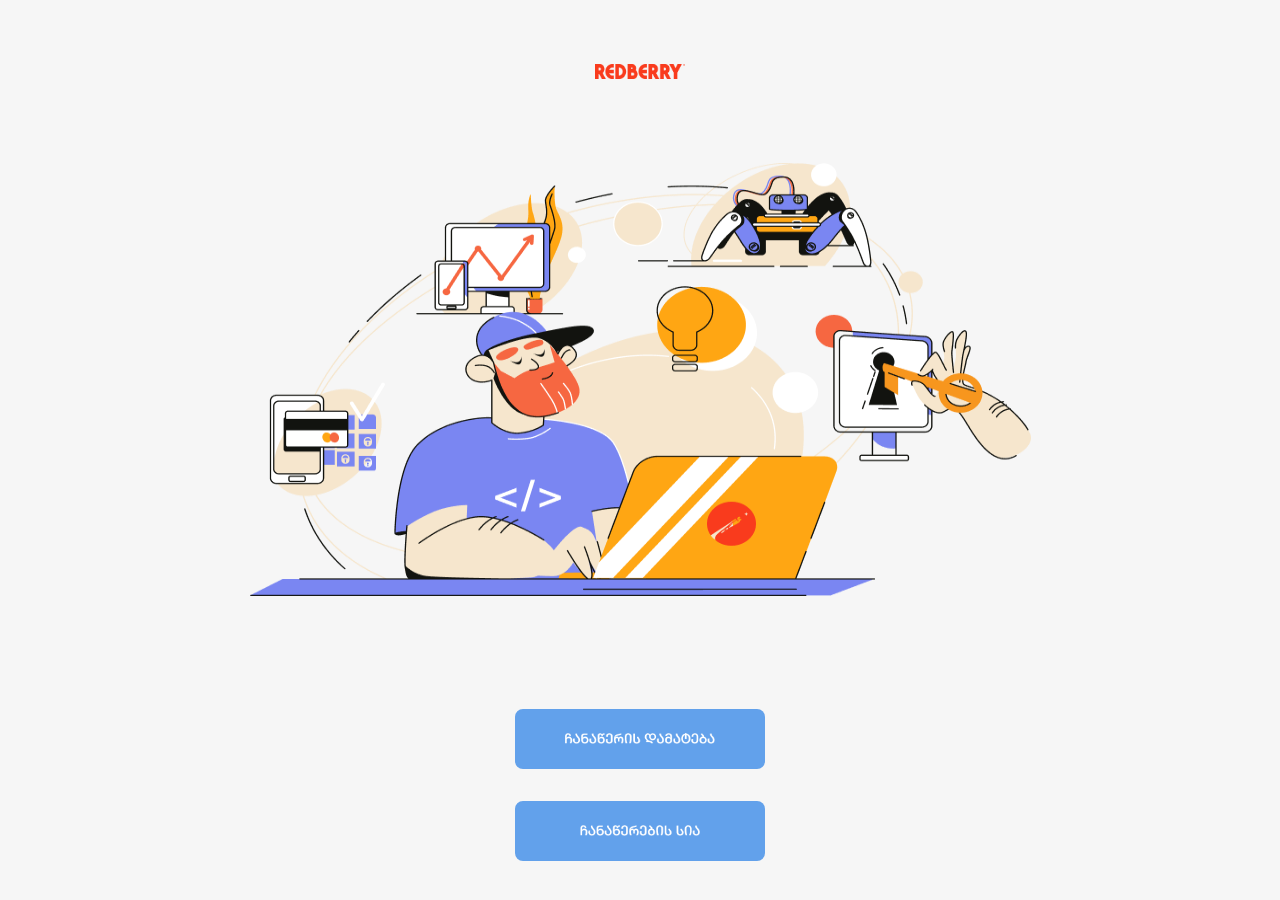
<file: html/index.html>
<!DOCTYPE html>
<html lang="en">

<head>
    <meta charset="UTF-8">
    <meta http-equiv="X-UA-Compatible" content="IE=edge">
    <meta name="viewport" content="width=device-width, initial-scale=1.0">
    <title>BootcampAssignment-5-PCfy</title>
    <link rel="stylesheet" href="../style/main.css">
    <link rel="stylesheet" href="../style/landing-page.css">
    <script type="module" src="../src/landing-page.js" defer></script>
    

    <!-- @ - Important to read: If you try to open a web-page locally, via file:// protocol,
             you’ll find that import/export directives don’t work. Use a local web-server, 
             such as static-server or use the “live server” capability of your editor, 
             such as VS Code Live Server Extension to use modules. full information(https://javascript.info/modules-intro)
    -->

</head>

<body class="landing-page">
    <header>
        <div class="landing-page-icon">
            <img src="../icon/redberry.png" alt="redberry icon">
        </div>

    </header>
    <main>
        <div class="landing-page-img">
            <img src="../img/office-manager.png" alt="office manager">
        </div>

    </main>
    <footer>
        <div class="navigation">

            <ul>
                <li class="nav-btn-container add-record-btn-container">
                    <a href="./info-page.html" class="add-record-btn">
                    </a>
                </li>
                <li class="nav-btn-container record-list-btn-container">
                    <a href="./entries-list-page.html" class="record-list-btn"></a>
                </li>
            </ul>

        </div>
    </footer>

</body>

</html>
</file>
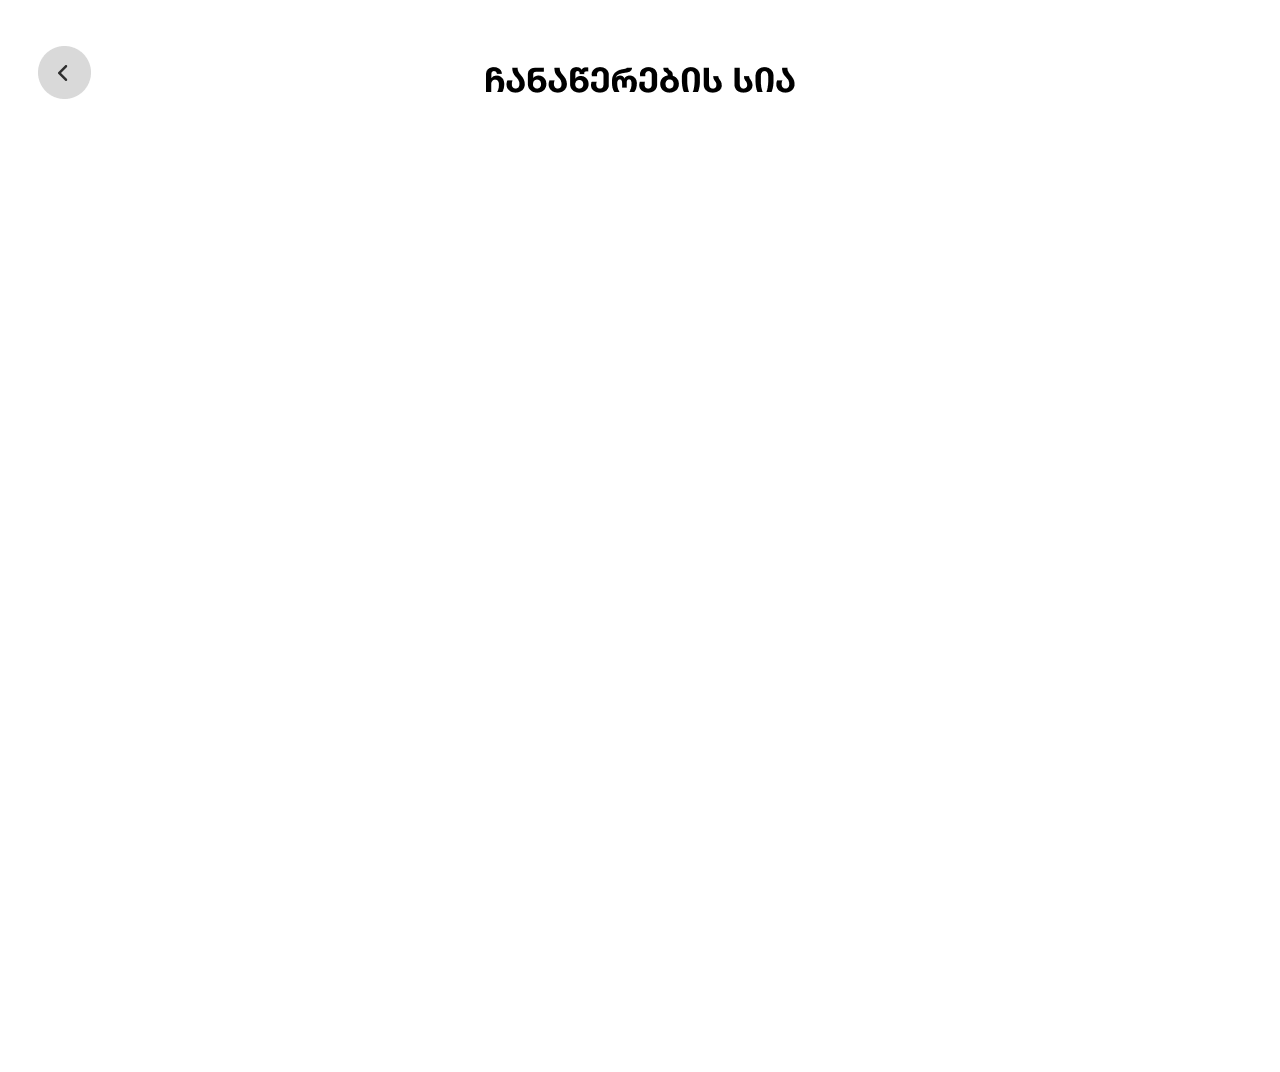
<file: html/entries-list-page.html>
<!DOCTYPE html>
<html lang="en">

<head>
    <meta charset="UTF-8">
    <meta http-equiv="X-UA-Compatible" content="IE=edge">
    <meta name="viewport" content="width=device-width, initial-scale=1.0">
    <title>BootcampAssignment-5-PCfy</title>
    <link rel="stylesheet" href="../style/main.css">
    <link rel="stylesheet" href="../style/entries-list-page.css">
    <script type="module" src="../src/entries-list.js" defer></script>
</head>

<body class="entries-list">
    <header>
        <div class="back-arrow-container">
            <div class="back-arrow"></div>
            <img src="../icon/back-arrow.png" alt="arrow icon" class="back-arrow-icon">
        </div>
        <div class="title-container">
            <img src="../icon/entries-list-header.png" alt="ჩანაწერების სია">
        </div>
        <div class="empty-div"></div>
    </header>

    <main>
        <section class="main-section entries-list-main-section">
        </section>
    </main>
    <footer>

    </footer>
</body>

</html>
</file>
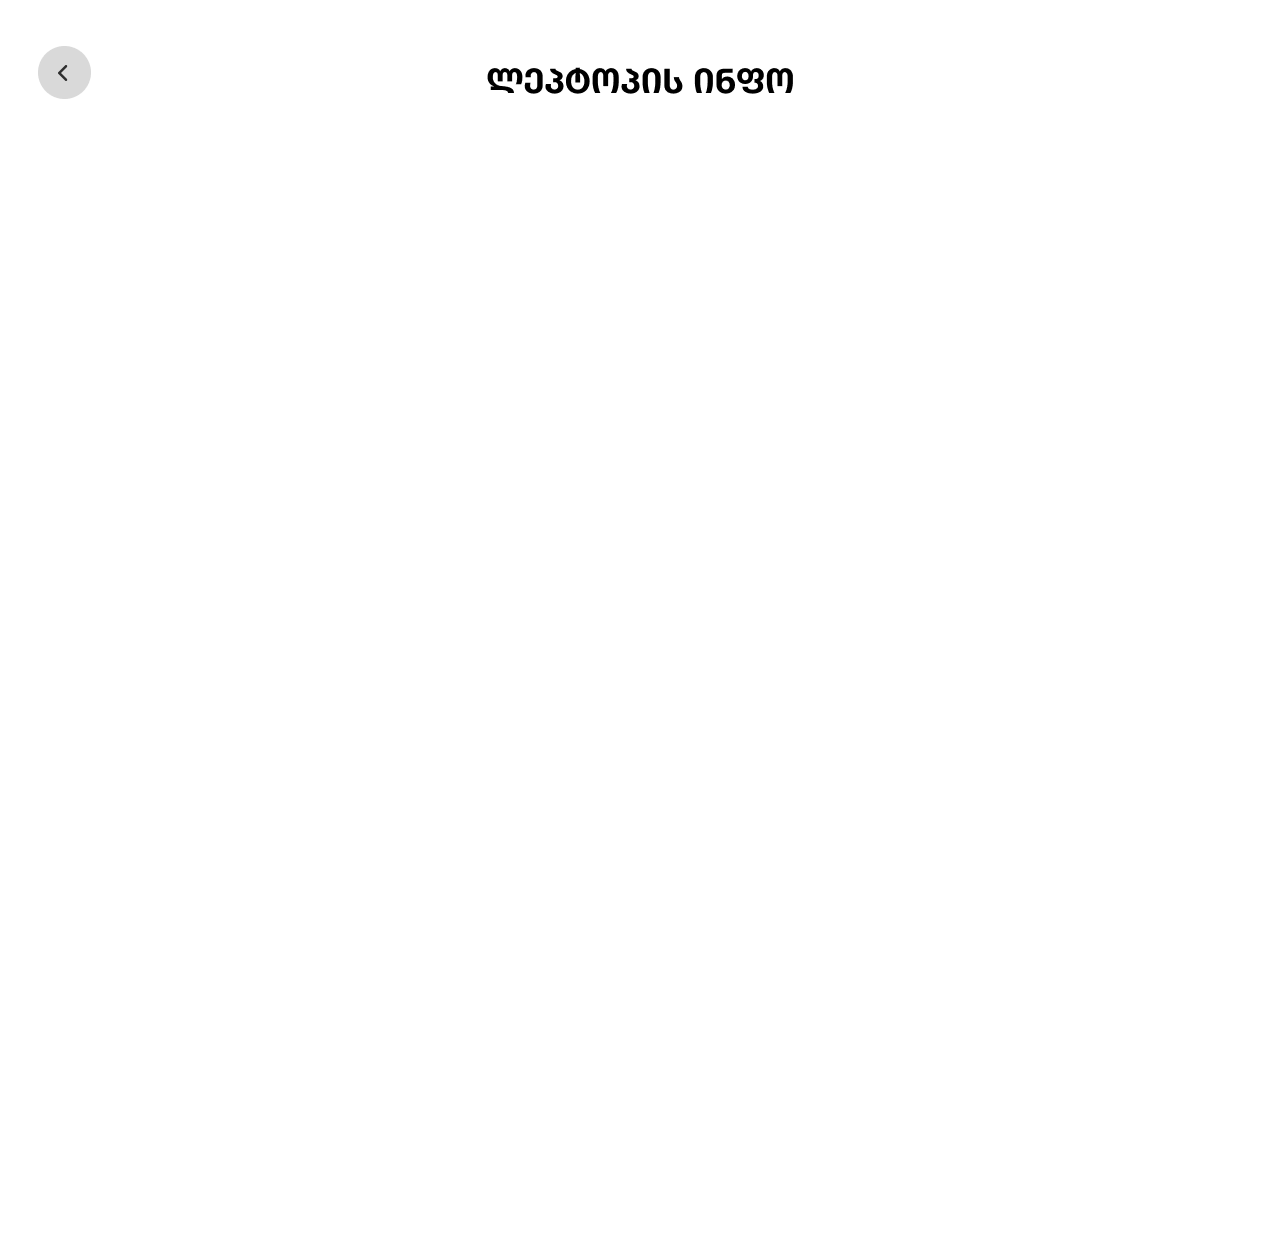
<file: html/get-laptop-info.html>
<!DOCTYPE html>
<html lang="en">

<head>
    <meta charset="UTF-8">
    <meta http-equiv="X-UA-Compatible" content="IE=edge">
    <meta name="viewport" content="width=device-width, initial-scale=1.0">
    <title>BootcampAssignment-5-PCfy</title>
    <link rel="stylesheet" href="../style/main.css">
    <link rel="stylesheet" href="../style/get-laptop-info.css">
    <script type="module" src="../src/get-laptop-info.js" defer></script>
</head>

<body class="get-laptop-info">
    <header>
        <div class="back-arrow-container">
            <div class="back-arrow"></div>
            <img src="../icon/back-arrow.png" alt="arrow icon" class="back-arrow-icon-from-get-laptop-info" />
        </div>
        <div class="title-container">
            <img src="../icon/laptop-info.png" alt="ლეფტოპის ინფო">
        </div>
        <div class="empty-div"></div>
    </header>
    <main class="add-laptop-info">
    </main>
</body>

</html>
</file>
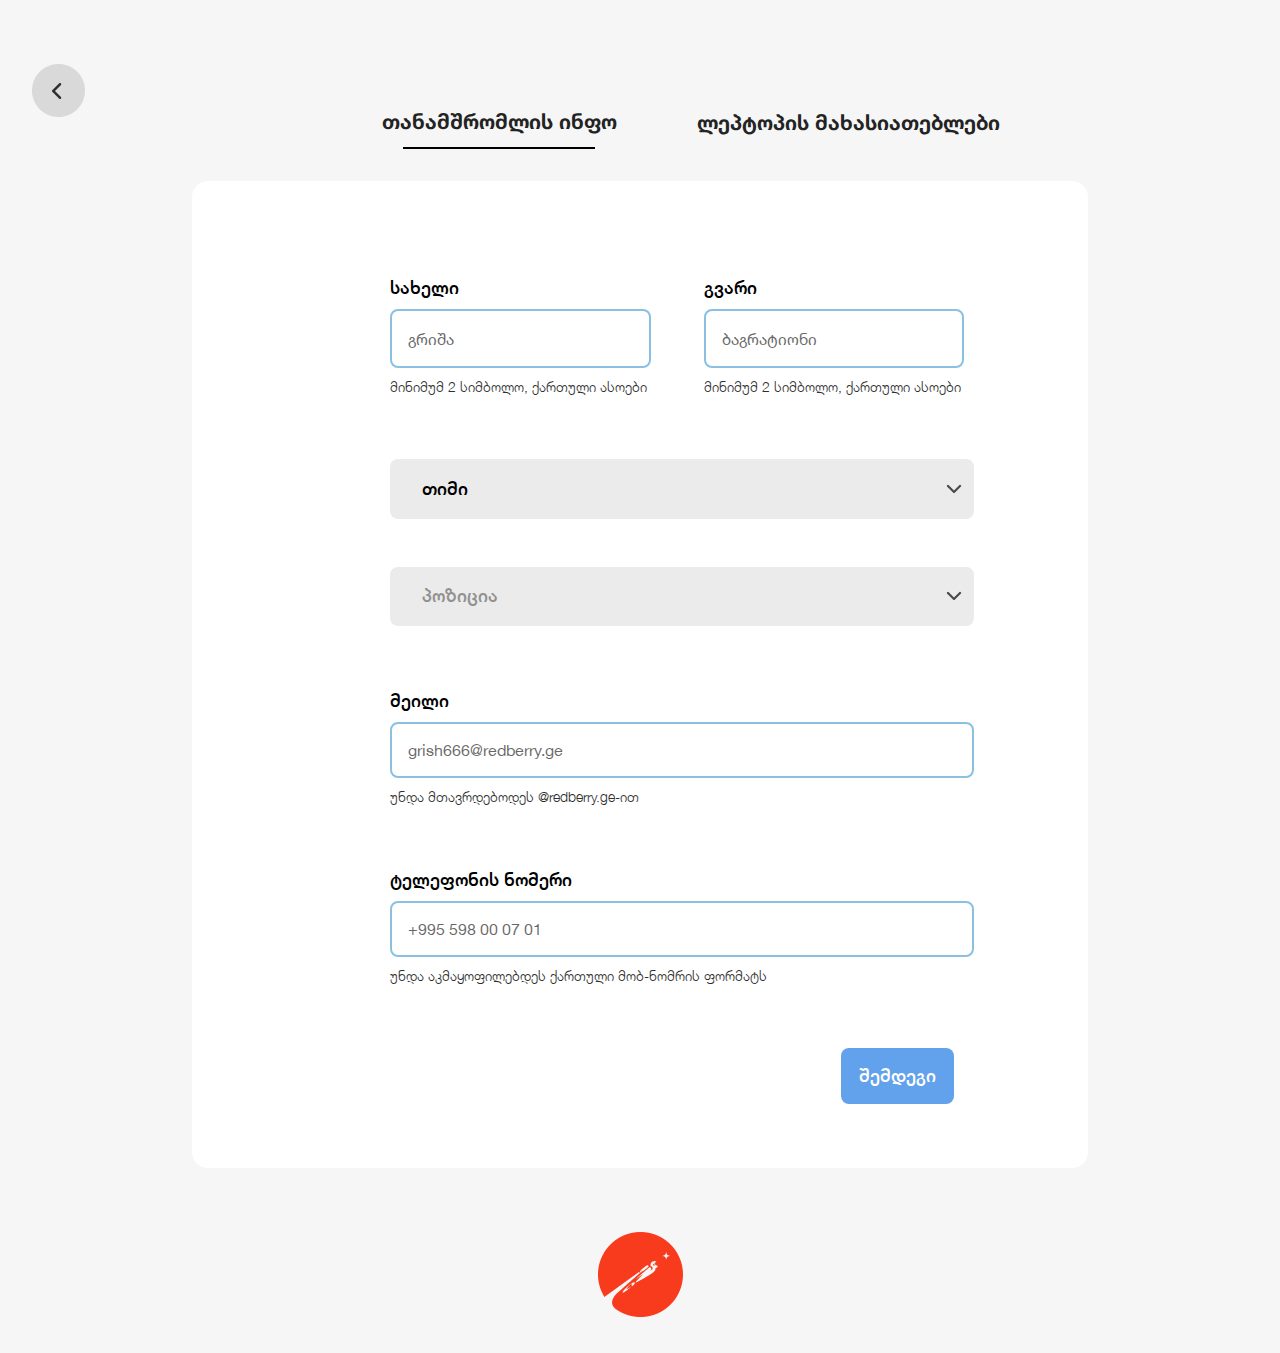
<file: html/info-page.html>
<!DOCTYPE html>
<html lang="en">

<head>
    <meta charset="UTF-8">
    <meta http-equiv="X-UA-Compatible" content="IE=edge">
    <meta name="viewport" content="width=device-width, initial-scale=1.0">
    <title>BootcampAssignment-5-PCfy</title>
    <link rel="stylesheet" href="../style/main.css">
    <link rel="stylesheet" href="../style/employee-info-page.css">
    <link rel="stylesheet" href="../style/laptop-info-page.css">
    <script type="module" src="../src/info-page.js" defer></script>
    <script type="module" src="../src/employee-info.js" defer></script>
    <script type="module" src="../src/laptop-info.js" defer></script>
</head>

<body>

    <body class="info-page">
        <header>
            <div class="back-arrow-container-employee">
                <div class="back-arrow"></div>
                <img src="../icon/back-arrow.png" alt="arrow icon" class="back-arrow-icon-employee back-arrow-icon">
            </div>
            <div class="back-arrow-container-laptop">
                <div class="back-arrow"></div>
                <img src="../icon/back-arrow.png" alt="arrow icon" class="back-arrow-icon-laptop back-arrow-icon">
            </div>

            <div class="navigation-for-mobile"></div>
            <ul class="header-list">
                <li class="employee-info-header">
                    <p>
                        თანამშრომლის ინფო
                    </p>
                    <div class="line employee-line">

                    </div>
                </li>
                <li class="laptop-info-header">
                    <p>
                        ლეპტოპის მახასიათებლები
                    </p>

                    <div class="line large-line laptop-line">

                    </div>
                </li>
            </ul>
        </header>
        <main>
            <section class="main-section">

                <section class="employee-info">
                    <form>
                        <ul class="form-control name-and-surname">
                            <li>
                                <ul class="inline-form surname-inline-form">
                                    <li>
                                        <p class="first-name-label label-array">
                                            სახელი
                                        </p>
                                    </li>

                                    <li>
                                        <input type="text" class="first-name" name="name" placeholder="გრიშა" value="">
                                    </li>

                                    <li>
                                        <div class="first-error validation-error">მინიმუმ 2 სიმბოლო, ქართული ასოები
                                        </div>
                                    </li>
                                </ul>
                            </li>
                            <li>
                                <ul class="inline-form surname-inline-form"">
                                    <li>
                                        <p class=" last-name-label label-array">
                                    გვარი
                                    </p>
                            </li>

                            <li>

                                <input type="text" class="last-name" name="name" placeholder="ბაგრატიონი" value="">
                            </li>

                            <li>

                                <div class="first-error validation-error">მინიმუმ 2 სიმბოლო, ქართული ასოები
                                </div>
                            </li>
                        </ul>
                        </li>

                        </ul>

                        <ul class="form-control ">
                            <li class="select-box-list">
                                <ul class="select-box-container">
                                    <li class="select-box select-box-team">
                                        <p class="team-name">
                                            თიმი
                                        </p>
                                    </li>
                                    <li class="custom-option-container team" tabindex="1">

                                    </li>
                                    <div class="team-custom-on-blur on-blur-select-team"></div>

                                    <li class="select-box select-box-position position-select-box-disabled">
                                        <p class="position-name disabled-name">
                                            პოზიცია
                                        </p>

                                    </li>
                                    <li class="custom-option-container position" tabindex="1">

                                    </li>
                                    <div class="position-custom-on-blur on-blur-select-position"></div>

                                </ul>
                            </li>
                        </ul>
                        <ul class="form-control input-control email-phone">
                            <li>

                                <p class="email-label label-array">
                                    მეილი
                                </p>
                            </li>

                            <li class="email-phone-input">
                                <input type="email" class="email" name="email" placeholder="grish666@redberry.ge"
                                    value="">
                            </li>
                            <li>
                                <div class="first-error validation-error ">უნდა მთავრდებოდეს @redberry.ge-ით</div>
                            </li>
                        </ul>

                        <ul class="form-control input-control email-phone">
                            <li>

                                <p class="phone-label label-array">
                                    ტელეფონის ნომერი
                                </p>
                            </li>

                            <li class="email-phone-input">
                                <input type="tel" class="phone" name="phone" placeholder="+995 598 00 07 01"
                                    minlength="5" value="">
                            </li>
                            <li>
                                <div class="first-error validation-error mobile-validation-error">უნდა აკმაყოფილებდეს
                                    ქართული მობ-ნომრის ფორმატს
                                </div>
                            </li>
                        </ul>
                        <div class="next-button-container">
                            <div class="next-button-background next-btn-background-container">
                                <p href="" class="next-page next-btn">შემდეგი</p>
                            </div>
                        </div>
                    </form>
                </section>

                <section class="laptop-info">
                    <form>
                        <ul class="img-form-container">
                            <li class="img-form">
                                <div class="add-image-icon"></div>
                                <div class="add-image-text"></div>
                                <ul class="add-img-container">
                                    <li class="img-error-icon-container">
                                        <div class="img-error-icon"></div>
                                    </li>
                                    <li class="choose-img">
                                        <p class="img-label">
                                            ჩააგდე ან ატვირთე
                                        </p>
                                    </li>
                                    <li class="choose-img">
                                        <p class="img-label">
                                            ლეპტოპის ფოტო
                                        </p>
                                    </li>
                                    <li class="file-upload-container">
                                        <input type="file" class="upload-img" id="upload-img" title="no file chosen"
                                            name="upload-img" accept="image/*">
                                        <div class="label-container">
                                            <label for="upload-img" class="label-upload-img">ატვირთე</label>
                                        </div>

                                    </li>
                                </ul>
                            </li>
                        </ul>
                        <ul class="upload-again-container">
                            <li class="img-name-size">
                                <p class="img-name">
                                </p>

                                <p class="img-size">
                                </p>
                            </li>
                            <li class="upload-again-label-container">
                                <div class="label-upload-new-img-container">
                                    <label for="upload-img" class="label-upload-new-img">თავიდან ატვირთე </label>
                                </div>
                            </li>
                        </ul>

                        <div class="img-bottom-margin"></div>

                        <ul class="form-control">
                            <li class="laptop-name-container-center-for-mobile">
                                <ul class="inline-form">
                                    <li>
                                        <p class="laptop-name-label laptop-page-label-error">
                                            ლეპტოპის სახელი
                                        </p>

                                    </li>
                                    <li>
                                        <input type="text" class="laptop-name" name="laptop-name" placeholder="HP "
                                            value="">

                                    </li>
                                    <li>
                                        <div class="first-error validation-error laptop-info-validation-error">ლათინური
                                            ასოები, ციფრები,
                                            !@#$%^&*()_+= </div>

                                    </li>
                                </ul>
                            </li>

                            <li class="select-box-list">
                                <ul class="inline-form">
                                    <li class="select-box-container">
                                        <div class="select-box select-box-laptop-brand">
                                            <p class="laptop-brand-name">
                                                ლეპტოპის ბრენდი
                                            </p>
                                        </div>
                                    </li>

                                    <li class="custom-option-container laptop-brand" tabindex="1">

                                    </li>

                                    <div class="laptop-brand-custom-on-blur on-blur-select-laptop-brand"></div>
                                    <li>

                                    </li>
                                </ul>
                            </li>
                        </ul>
                        <div class="line"></div>

                        <ul class="form-control cpu-features">
                            <li class="select-box-list cpu-select">
                                <ul class="inline-form cpu-inline-form">
                                    <li class="select-box-container">
                                        <div class="select-box select-box-CPU">
                                            <p class="CPU-name">
                                                CPU
                                            </p>

                                        </div>

                                    </li>
                                    <li class="custom-option-container CPU-option-container" tabindex="1">

                                    </li>

                                    <div class="CPU-custom-on-blur on-blur-select-CPU"></div>
                                    <li>

                                    </li>
                                </ul>
                            </li>

                            <li class="cpu-info">
                                <ul class="inline-form cpu-info-list">
                                    <li>
                                        <p class="cpu-core-label laptop-page-label-error">
                                            CPU-ს ბირთვი

                                        </p>

                                    </li>
                                    <li>
                                        <input type="text" class="cpu-core" name="cpu-core" placeholder="14" value="">

                                    </li>
                                    <li>
                                        <div class="first-error validation-error laptop-info-validation-error">მხოლოდ
                                            ციფრები</div>

                                    </li>
                                </ul>
                            </li>

                            <li class="cpu-info">
                                <ul class="inline-form cpu-info-list">
                                    <li>
                                        <p class="cpu-thread-label laptop-page-label-error">
                                            CPU-ს ნაკადი
                                        </p>

                                    </li>
                                    <li>
                                        <input type="text" class="cpu-thread" name="cpu-thread" placeholder="365"
                                            value="">

                                    </li>
                                    <li>
                                        <div class="first-error validation-error laptop-info-validation-error">მხოლოდ
                                            ციფრები</div>

                                    </li>
                                </ul>
                            </li>
                        </ul>
                        <ul class="form-control ram-memory-info">
                            <li class="ram-and-memory-info-list-for-mobile">
                                <ul class="inline-form">
                                    <li>
                                        <p class="ram-label laptop-page-label-error">
                                            ლეპტოპის RAM (GB)
                                        </p>
                                    </li>

                                    <li>
                                        <input type="text" class="laptop-ram" name="laptop-ram" placeholder="16"
                                            value="">
                                    </li>

                                    <li>
                                        <div class="first-error validation-error laptop-info-validation-error">მხოლოდ
                                            ციფრები</div>
                                    </li>
                                </ul>
                            </li>
                            <li class="ram-and-memory-info-list-for-mobile">
                                <ul class="inline-form ram-and-memory">
                                    <li class="error-and-label">
                                        <p class="memory-type-label">
                                            მეხსიერების ტიპი
                                        </p>
                                        <div class="memory-error-icon"></div>
                                    </li>
                                    <li class="memory-type-list-for-mobile">
                                        <div class="input-label-container">

                                            <input type="radio" name="memory-type" id="SSD" class="memory-type"
                                                value="SSD">
                                            <label for="SSD">SSD</label>

                                            <input type="radio" name="memory-type" id="HDD" class="memory-type"
                                                value="HDD">
                                            <label for="HDD">HDD</label>
                                        </div>
                                    </li>
                                </ul>
                            </li>

                        </ul>
                        <div class="line"></div>
                        <ul class="form-control">
                            <li class="date-and-price-list-for-mobile">

                                <ul class="inline-form laptop-date">
                                    <li>
                                        <p class="purchase-number-label">
                                            შეძენის რიცხვი (არჩევითი)
                                        </p>

                                    </li>
                                    <li>
                                        <input type="text" class="purchase-number" name="purchase-number"
                                            placeholder="დდ / თთ / წწწწ" value=""
                                            onfocus="(this.type='date', this.showPicker())" onblur="this.type='text'">

                                    </li>
                                    <li>
                                        <div class="first-error validation-error empty-error">
                                            ტექსტი
                                        </div>

                                    </li>
                                </ul>
                            </li>
                            <li class="date-and-price-list-for-mobile">
                                <ul class="inline-form">
                                    <li>
                                        <p class="laptop-price-label laptop-page-label-error">
                                            ლეპტოპის ფასი
                                        </p>

                                    </li>
                                    <li>
                                        <input type="text" class="laptop-price" name="laptop-price" placeholder="0000"
                                            value="">

                                    </li>
                                    <li>
                                        <div class="first-error validation-error laptop-info-validation-error">მხოლოდ
                                            ციფრები</div>

                                    </li>
                                </ul>

                            </li>
                        </ul>

                        <ul class="form-control">

                            <li class="laptop-state-list-for-mobile">
                                <ul class="inline-form laptop-status-form">
                                    <li class="error-and-label">
                                        <p class="laptop-status-label">
                                            ლეპტოპის მდგომარეობა
                                        </p>
                                        <div class="laptop-status-error-icon"></div>
                                    </li>
                                    <li>
                                        <div class="input-label-container">

                                            <input type="radio" name="laptop-status" id="new" class="laptop-status"
                                                value="new">
                                            <label for="new">ახალი</label>

                                            <input type="radio" name="laptop-status" id="used" class="laptop-status"
                                                value="used">
                                            <label for="used">მეორადი</label>
                                        </div>
                                    </li>
                                </ul>
                            </li>
                        </ul>

                        <div class="button-container">
                            <div class="go-back-btn-container">
                                <p class="go-back-btn">უკან</p>
                            </div>
                            <div class="next-btn-container submit-container">
                                <a class="next-btn">დამახსოვრება</a>
                            </div>
                        </div>
                    </form>
                </section>

            </section>
        </main>
        <footer>

            <div class="redberry-logo">
                <img src="../img/redberry-logo.png" alt="redberry logo">
            </div>
        </footer>

    </body>

</body>

</html>
</file>
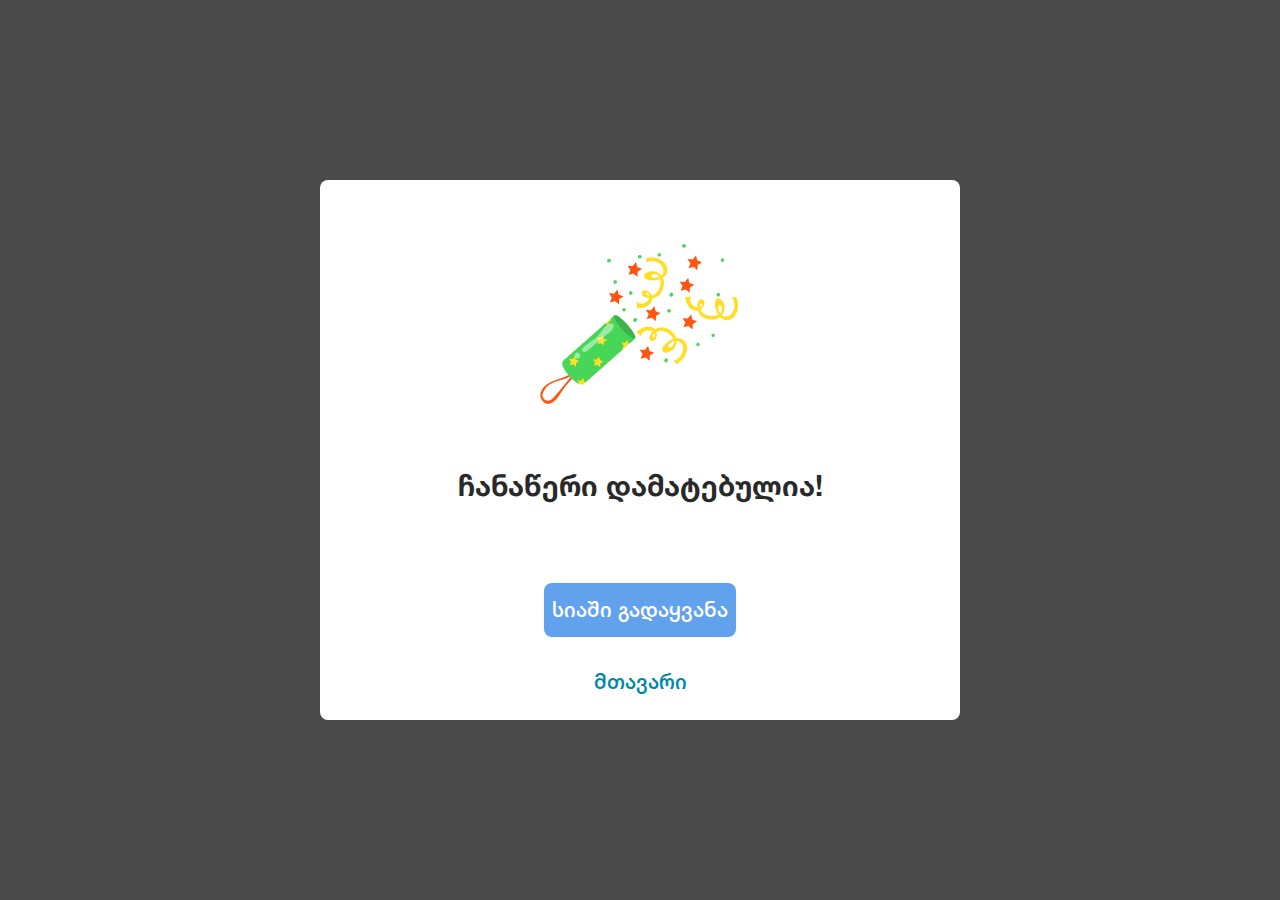
<file: html/successfully-add.html>
<!DOCTYPE html>
<html lang="en">

<head>
    <meta charset="UTF-8">
    <meta http-equiv="X-UA-Compatible" content="IE=edge">
    <meta name="viewport" content="width=device-width, initial-scale=1.0">
    <title>BootcampAssignment-5-PCfy</title>
    <link rel="stylesheet" href="../style/successfully-add.css">
    <script type="module" src="../src/successfully-add-page.js" defer></script>
</head>

<body>
    <main>
        <ul class="main-section-container">
            <li class="img-container">
                <img src="../img/congrats-img.png" alt="congrats image">

            </li>
            <li class="text-container">
                <p>
                    ჩანაწერი დამატებულია!
                </p>
            </li>
            <li class="see-list-container see-list-btn-container">
                <a href="./entries-list-page.html">
                    სიაში გადაყვანა
                </a>

            </li>
            <li class="see-main-page-container">
                <a href="./index.html"> 
                    მთავარი
                </a>

            </li>
        </ul>
    </main>

</body>

</html>
</file>
<file: style/main.css>
* {
    margin: 0;
    padding: 0;
    border: 0;
    box-sizing: border-box;
}

body {
    min-height: 100vh;
    background-color: #F6F6F6;
}
</file>
<file: style/landing-page.css>
.landing-page header {
    width: 100%;
    height: 10%;
    display: flex;
    justify-content: center;
}

.landing-page .landing-page-icon {
    margin-top: 4rem;
    width: 7%;
}

.landing-page .landing-page-icon img {
    object-fit: contain;
    width: 100%;
}

.landing-page .nav-btn-container:hover {
    background-color: #317AD0 !important;
}

.landing-page .nav-btn-container:focus {
    background-color: #1A5DAB !important;
}

.landing-page .nav-btn-container:active {
    background-color: #1A5DAB !important;
}


.landing-page main {
    display: flex;
    justify-content: center;
    margin-top: 5rem
}

.landing-page .landing-page-img {
    display: flex;
}

.landing-page .landing-page-img img {
    width: 100%;
    height: 90%;
}

.landing-page footer {
    width: 100%;
    height: 20%;
    display: flex;
    justify-content: center;
    margin-top: 2rem;
}

.landing-page .navigation {
    width: 30%;
}

.landing-page .navigation ul {
    list-style: none;
    display: flex;
    flex-direction: column;
    justify-content: center;
    align-items: center;
}

.landing-page .navigation li {
    text-decoration: none;
    margin-top: 2rem;
    background-color: #62A1EB;
    width: 65%;
    height: 3.75rem;
    display: flex;
    align-items: center;
    text-align: center;
    border-radius: 8px;
    cursor: pointer;
}

.landing-page .add-record-btn-container {

    background: #FFFFFF url(../icon/add-record.png);
    background-size: 60%;
    background-position: center center;
    background-repeat: no-repeat;
    cursor: pointer;
}

.landing-page .record-list-btn-container {

    background: #FFFFFF url(../icon/record-list.png);
    background-size: 48%;
    background-position: center center;
    background-repeat: no-repeat;
    cursor: pointer;
}

.landing-page .navigation a {
    text-decoration: none;
    width: 100%;
    height: 100%;
}

@media (max-width: 768px) {
    .landing-page .landing-page-img img {
        height: 100%;
    }

    .landing-page .landing-page-img img {
        content: url(../img/computer-img.png);
    }

    .landing-page .landing-page-icon {
        margin-top: 23%;
        width: 30%;
    }

    .landing-page .navigation {
        margin-top: 4rem;
        width: 100%;
    }

    .landing-page .navigation li {
        width: 90%;
    }
    .landing-page .record-list-btn-container {
        margin-top: 1rem !important;
    }

}
</file>
<file: style/entries-list-page.css>
@font-face {
    font-family: 'HelveticaNeue';
    font-style: normal;
    font-weight: 500;
    src: url(../font/HelveticaNeue-Medium-11.ttf) format('truetype');
}

@font-face {
    font-family: 'HelveticaNeue';
    font-style: normal;
    font-weight: bold;
    src: url(../font/HelveticaNeue-Bold-02.ttf) format('truetype');
}

@font-face {
    font-family: 'HelveticaNeue';
    font-style: normal;
    font-weight: normal;
    src: url(../font/HelveticaNeue-01.ttf) format('truetype');
}

@font-face {
    font-family: 'HelveticaNeue';
    font-style: normal;
    font-weight: 300;
    src: url(../font/HelveticaNeue-Light-08.ttf) format('truetype');
}

.entries-list {
    background-color: #FFFFFF !important;
}

.entries-list header {
    width: 100%;
    height: 10rem;
    align-items: center;
    justify-content: space-between;
    display: flex;
}

.entries-list .back-arrow-container {
    height: 30%;
    width: 5%;
    display: flex;
    align-items: center;
    width: 100%;
    margin-bottom: 1rem;
}

.entries-list .back-arrow-container img {
    cursor: pointer;
}

.entries-list .back-arrow-container img:hover {
    box-shadow: 5px 5px 30px 1px #abb0b6;
    border-radius: 2rem;
}

.entries-list .back-arrow-container img:focus {
    box-shadow: 5px 5px 30px 1px #92979c;
    border-radius: 2rem;
}

.entries-list .back-arrow-container img:active {
    box-shadow: 5px 5px 30px 1px #92979c;
    ;
    border-radius: 2rem;
}

.entries-list .back-arrow {
    width: 9%;
    height: 100%;
    cursor: pointer;
}

.entries-list .title-container {
    width: 100%;
    height: 100%;
    display: flex;
    align-items: center;
    justify-content: center;
}

.entries-list .empty-div {
    width: 100%;
    height: 100%;
    display: flex;
    align-items: center;
    justify-content: center;
}

.entries-list main {
    width: 100%;
    min-height: 80vh;
    display: flex;
    justify-content: center;
    align-items: center;
    margin-top: 2rem;
}

.entries-list .main-section {
    width: 65%;
    min-height: 30rem;
    display: grid;
    grid-template-columns: 1fr 1fr;
    gap: 4rem 4rem;
}

.entries-list .data-info-container {
    width: 100%;
    height: 14rem;
    display: flex;
    background: #EAFAFF;
    border: 1px solid #AED1EA;
    border-radius: 20px;
    box-sizing: border-box;
}

.entries-list .data-info-container:hover {
    box-shadow: 5px 5px 30px 1px #d1e1ee;
}

.entries-list .data-info-container img {
    width: 50% !important;
    height: 85% !important;
    margin: auto;
    margin-left: 1rem;
    border-radius: 10px;
}

.entries-list .data-info-container ul {
    padding-left: 2rem;
    list-style: none;
    width: 50%;
    height: 100%;
    display: flex;
    flex-direction: column;
    justify-content: center;
    align-content: center;
    box-sizing: border-box;
    overflow: hidden;
}

.entries-list .data-info-container li {
    width: 80%;
    height: 15% !important;
    margin: 0.3rem;
    display: flex;
    align-items: center;
    box-sizing: border-box;
}

.entries-list .data-info-container .name-container {
    margin-top: 0 !important;
    box-sizing: border-box;
}

.entries-list .data-info-container .link-container {
    padding-top: 2rem !important;
}

.entries-list .data-info-container .name {
    font-family: 'HelveticaNeue';
    font-weight: 500;
    font-size: 1.2rem;
    color: #2E2E2E;
}

.entries-list .data-info-container .laptop-name {
    font-family: 'HelveticaNeue';
    font-weight: normal;
    font-size: 1.2rem;
    color: #2E2E2E;
}

.entries-list .data-info-container a {
    font-family: 'HelveticaNeue';
    font-weight: normal;
    font-size: 1.1rem;
    color: #4386A9;
    text-decoration: underline;
    cursor: pointer;
}

.entries-list .data-info-container a:hover {
    color: #317AD0;
}

.entries-list .data-info-container a:focus {
    color: #1A5DAB;
}

.entries-list .data-info-container a:active {
    color: #1A5DAB;
}

.entries-list footer {
    margin-top: 10rem;
}

@media (max-width: 768px) {
    main {
        margin-top: 0 !important;
        overflow: hidden;
    }

    header {
        height: 6rem !important;
    }

    .entries-list .back-arrow-container img {
        content: url(../icon/small-arrow-icon.png);
    }

    .entries-list .title-container {
        margin-bottom: 1rem;
    }

    .entries-list .title-container img {
        content: url(../icon/small-entries-lis.png);
    }

    .entries-list .main-section {
        width: 95%;
        grid-template-columns: 1fr;
        gap: 2rem;
    }

    .entries-list .data-info-container {
        height: 8.5rem;
    }

    .entries-list .data-info-container img {
        width: 50% !important;
        height: 85% !important;
        margin: auto;
        margin-left: 1rem;
        border-radius: 10px;
    }

    .entries-list .data-info-container ul {
        padding-left: 1rem;
    }

    .entries-list .data-info-container ul p {
        width: 97% !important;
        font-size: 1rem;
    }

    .entries-list .data-info-container .name-container {
        padding-bottom: 0.1rem !important;
        width: 97%;
    }

    .entries-list .data-info-container .link-container {
        padding-top: 1rem !important;
    }

    .entries-list .data-info-container .name-container p {
        font-size: 14px !important;
    }

    .entries-list .data-info-container .link-container a {
        font-size: 14px !important;
    }
}
</file>
<file: style/get-laptop-info.css>
@font-face {
    font-family: 'HelveticaNeue';
    font-style: normal;
    font-weight: 500;
    src: url(../font/HelveticaNeue-Medium-11.ttf) format('truetype');
}

@font-face {
    font-family: 'HelveticaNeue';
    font-style: normal;
    font-weight: bold;
    src: url(../font/HelveticaNeue-Bold-02.ttf) format('truetype');
}

@font-face {
    font-family: 'HelveticaNeue';
    font-style: normal;
    font-weight: normal;
    src: url(../font/HelveticaNeue-01.ttf) format('truetype');
}

@font-face {
    font-family: 'HelveticaNeue';
    font-style: normal;
    font-weight: 300;
    src: url(../font/HelveticaNeue-Light-08.ttf) format('truetype');
}

.get-laptop-info {
    background-color: #FFFFFF !important;
}

.get-laptop-info header {
    width: 100%;
    height: 10rem;
    align-items: center;
    justify-content: space-between;
    display: flex;
}

.get-laptop-info .back-arrow-container {
    height: 30%;
    width: 5%;
    display: flex;
    align-items: center;
    width: 100%;
    margin-bottom: 1rem;
}

.get-laptop-info .back-arrow-container img {
    cursor: pointer;
}

.get-laptop-info .back-arrow-container img:hover {
    box-shadow: 5px 5px 30px 1px #abb0b6;
    border-radius: 2rem;
}

.get-laptop-info .back-arrow-container img:focus {
    box-shadow: 5px 5px 30px 1px #92979c;
    border-radius: 2rem;
}

.get-laptop-info .back-arrow-container img:active {
    box-shadow: 5px 5px 30px 1px #92979c;
    ;
    border-radius: 2rem;
}

.get-laptop-info .back-arrow {
    width: 9%;
    height: 100%;
    cursor: pointer;
}

.get-laptop-info .title-container {
    width: 100%;
    height: 100%;
    display: flex;
    align-items: center;
    justify-content: center;
}

.get-laptop-info .empty-div {
    width: 100%;
    height: 100%;
    display: flex;
    align-items: center;
    justify-content: center;
}

.get-laptop-info main {
    width: 100%;
    min-height: 120vh;
    display: flex;
    justify-content: center;
}

.get-laptop-info .get-laptop-info-main {
    width: 65%;
    height: 100%;
    display: flex;
    flex-direction: column;
    justify-content: center;
    margin-top: 2rem;
}


.get-laptop-info .image-and-employee-info {
    width: 100%;
    height: 100%;
    display: flex;
}

.get-laptop-info .image-and-employee-info .image-container {
    width: 50%;
    height: 100%;
    display: flex;
    align-items: center;
    justify-content: flex-start;
}

.get-laptop-info .image-and-employee-info img {
    width: 100%;
    height: 25rem;
}

.get-laptop-info .information-list {
    width: 50%;
    height: 100%;
    display: flex;
    align-items: center;
    justify-content: flex-start;
    padding-left: 5rem;
}

.get-laptop-info ul {
    width: 50%;
    height: 100%;
    list-style: none;
    display: flex;
    flex-direction: column;
    align-items: center;
    align-content: space-between;
    margin-top: 2rem;
}

.get-laptop-info li {
    display: flex;
    align-items: center;
    align-self: start;
    height: 2rem;
    margin-top: 2rem;
}

.get-laptop-info li p {
    font-family: 'HelveticaNeue';
    font-weight: normal;
    font-size: 1.3rem;
    color: #797979;
    width: 120% !important;
}

.get-laptop-info .block p {
    text-overflow: ellipsis !important;
    overflow: hidden !important;
}

.get-laptop-info .description p {
    font-family: 'HelveticaNeue';
    font-weight: 500;
    font-size: 1.3rem;
    color: #2E2E2E;
}

.get-laptop-info .values {
    padding-left: 0.5rem;
}

.get-laptop-info .line {
    width: 105%;
    height: 1px;
    background: #A5A5A5;
    margin-top: 6rem;
}

.get-laptop-info .laptop-information-container {
    width: 100%;
    display: flex;
    flex-direction: row;
}

.get-laptop-info .increase-ram-values-padding {
    padding-left: 3rem;
}

.get-laptop-info .laptop-information-container .information-list {
    width: 50%;
    padding-left: 0;
}

.get-laptop-info .laptop-information-container .ram-memory {
    padding-left: 5rem;
}

.get-laptop-info .laptop-information-container .laptop-status {
    width: 48%;
}

.get-laptop-info .laptop-information-container .laptop-status-li {
    padding-left: 0;
}

@media (max-width: 768px) {
    main {
        margin-top: 0 !important;
        overflow: hidden;
    }

    header {
        height: 6rem !important;
    }

    .get-laptop-info .back-arrow-container img {
        content: url(../icon/small-arrow-icon.png);
    }

    .get-laptop-info .title-container {
        margin-bottom: 1rem;
    }

    .get-laptop-info .title-container img {
        content: url(../icon/laptop-info-small.png);
    }

    .get-laptop-info .get-laptop-info-main {
        width: 90%;
        margin-top: 0 !important;
    }

    .get-laptop-info .image-and-employee-info {
        width: 100%;
        flex-direction: column;
    }

    .get-laptop-info .image-and-employee-info .image-container {
        width: 100%;
    }

    .get-laptop-info .image-and-employee-info .image-container img {
        width: 100%;
        height: 15rem;
    }

    .get-laptop-info .information-list {
        padding-left: 0;
        justify-content: space-between;
        width: 100% !important;
    }

    .get-laptop-info .information-list ul {
        width: 50% !important;
        align-self: start;
    }

    .get-laptop-info li {
        display: flex;
        align-items: center;
        align-self: start;
        margin-top: 0.1rem !important;
    }

    .get-laptop-info li p {
        font-size: 14px;
        display: flex;
        justify-content: center;
        align-items: center;
    }

    .get-laptop-info .description p {
        font-size: 14px;
    }

    .get-laptop-info .laptop-information-container {
        flex-direction: column;
    }

    .get-laptop-info .laptop-information-container .ram-memory {
        padding-left: 0;
        margin-top: 0.5rem;
    }

    .get-laptop-info .laptop-information-container .increase-ram-values-padding {
        padding-left: 0;
        margin-top: 0;
    }

    .get-laptop-info .laptop-information-container .description {
        margin-top: 0;
    }

    .get-laptop-info .laptop-information-container .cpu {
        margin-top: 0;
        padding-left: 0;
    }

    .line {
        margin-top: 3rem !important;
        margin-bottom: 2rem !important;
    }

    .increase-height {
        margin-bottom: 0.3rem !important;
    }

    .decrease-height {
        margin-top: 0 !important;
    }

    .last-div {
        margin-bottom: 3rem !important;
        margin-top: 0 !important;
    }

}
</file>
<file: style/employee-info-page.css>
@font-face {
    font-family: 'HelveticaNeue';
    font-style: normal;
    font-weight: 500;
    src: url(../font/HelveticaNeue-Medium-11.ttf) format('truetype');
}

@font-face {
    font-family: 'HelveticaNeue';
    font-style: normal;
    font-weight: bold;
    src: url(../font/HelveticaNeue-Bold-02.ttf) format('truetype');
}

@font-face {
    font-family: 'HelveticaNeue';
    font-style: normal;
    font-weight: normal;
    src: url(../font/HelveticaNeue-01.ttf) format('truetype');
}

@font-face {
    font-family: 'HelveticaNeue';
    font-style: normal;
    font-weight: 300;
    src: url(../font/HelveticaNeue-Light-08.ttf) format('truetype');
}

.info-page header {
    display: flex;
    justify-content: center;
}

.info-page .back-arrow-container-employee {
    display: flex;
    align-items: center;
    justify-content: center;
    padding-left: 2rem;
}

.info-page .back-arrow-container-employee img:hover {
    box-shadow: 5px 5px 30px 1px #abb0b6;
    border-radius: 2rem;
}

.info-page .back-arrow-container-employee img:focus {
    box-shadow: 5px 5px 30px 1px #92979c;
    border-radius: 2rem;
}


.info-page .back-arrow-container-laptop {
    display: flex;
    align-items: center;
    justify-content: center;
    padding-left: 2rem;
    display: none;
}

.info-page .back-arrow-container-laptop img:hover {
    box-shadow: 5px 5px 30px 1px #abb0b6;
    border-radius: 2rem;
}

.info-page .back-arrow-container-laptop img:focus {
    box-shadow: 5px 5px 30px 1px #92979c;
    border-radius: 2rem;
}

.info-page .back-arrow-icon {
    cursor: pointer;
}

.info-page .header-list {
    width: 100%;
    display: flex;
    flex-direction: row;
    justify-content: center;
    list-style: none;
    margin-top: 4rem;
}

.info-page .header-list li {
    margin: 2rem;
    margin-left: 3rem;
    display: flex;
    flex-direction: column;
    justify-content: center;
    align-items: center;
    cursor: pointer;
}

.info-page .header-list li p {
    font-family: 'HelveticaNeue';
    font-weight: bold;
    margin-top: 1rem;
    color: #232323;
    font-size: 1.3rem;
    line-height: 1.2rem;
    margin-bottom: 1rem;
}


.info-page .header-list li .line {
    width: 12rem;
    height: 2px;
    background-color: #000000;
}

.info-page .header-list li p:hover {
    text-shadow: #a0a0a0 3px 3px 20px;
}


.info-page .header-list li .large-line {
    width: 16.5rem;
}

.info-page .header-list li .laptop-line {
    display: none;
}

.info-page main {
    width: 100%;
    min-height: 60vh;
    display: flex;
    justify-content: center;
}

.info-page .main-section {
    width: 70%;
    min-height: 95vh;
    background-color: #FFFFFF;
    border-radius: 1rem;
}

.info-page .employee-info {
    width: 100%;
    min-height: 100vh;
    display: flex;
    justify-content: center;
}

.info-page .employee-info form {
    width: 70%;
    background-color: #FFFFFF;
    margin-top: 5rem;
    display: flex;
    flex-direction: column;
}

.info-page .employee-info form ul {
    list-style: none;
}

.info-page .employee-info .form-control {
    display: flex;
    margin-top: 1rem;
    width: 100%;
}

.info-page .employee-info .form-control li {
    margin-left: 2rem;
    width: 100%;
}

.info-page .employee-info .inline-form {
    display: flex;
    flex-direction: column;
    align-items: flex-start;
    width: 93%;
}

.info-page .label-array {
    font-family: 'HelveticaNeue';
    font-weight: 500;
    color: #000000;
    font-size: 1.1rem;
    cursor: pointer;
}

.info-page .validation-error {
    font-family: 'HelveticaNeue';
    font-weight: 300;
    color: #2E2E2E;
    font-size: 0.89rem;
}


.info-page .employee-info .inline-form input {
    font-family: 'HelveticaNeue' !important;
    font-weight: normal !important;
    color: #000000 !important;
    font-size: 1rem !important;
    padding-top: 0;
    padding-left: 1rem;
    margin: 10px 0;
    margin-top: 10px;
    border: 2px solid #8AC0E2;
    border-radius: 8px;
    width: 99.4%;
    height: 3.7rem;
    display: block;
    box-sizing: border-box;
}

input {
    font-family: 'HelveticaNeue' !important;
    font-weight: normal !important;
    color: #000000 !important;
    font-size: 1rem !important;
}

select:focus,
select:hover {
    outline: none;
}

input:focus,
input:hover {
    outline: none !important;
}

input:focus {
    background-color: rgba(43, 75, 242, 0.06) !important;
    border-color: #6499FF !important;
}

input::placeholder {
    font-family: 'HelveticaNeue' !important;
    font-weight: normal !important;
    color: rgba(0, 0, 0, 0.6) !important;
    font-size: 1rem !important;
}

.info-page .employee-info .error {
    border-color: #E52F2F !important;

}

.info-page .employee-info .form-control .select-box-list {
    width: 93%;
    box-sizing: border-box;
}

.info-page .employee-info .form-control .select-box-container {
    width: 100%;
}

.info-page .employee-info .form-control .select-box {
    margin-top: 3rem;
    display: flex;
    padding: 0;
    align-items: center;
    height: 3.7rem;
    border-radius: 8px;
    width: 100%;
    background: #EBEBEB url(../icon/arrow.png);
    background-size: 1rem;
    background-repeat: no-repeat;
    background-position: 98%;
    cursor: pointer;
    z-index: 99;
}

.info-page .employee-info .form-control .select-box:hover {
    background-color: #dfdfdf !important;
}

.info-page .employee-info .form-control .select-box:focus {
    background-color: #EBEBEB !important;
}

.info-page .employee-info .form-control .select-box:active {
    background-color: #EBEBEB !important;
}

.info-page .employee-info .form-control .select-box-error {
    border: 2px solid #E52F2F !important;
}

.info-page .employee-info .form-control .position-select-box-disabled .disabled-name {
    color: #929191 !important;
}


.info-page .employee-info .form-control .select-box p {
    font-family: 'HelveticaNeue';
    font-weight: 500;
    font-size: 1.12rem;
    color: #000000;
    padding-left: 2rem;
}

.info-page .employee-info .custom-option-container {
    width: 45.5% !important;
    font-family: 'HelveticaNeue';
    background-color: #FFFFFF;
    min-height: 2rem;
    position: absolute;
    z-index: 99;
    display: flex;
    flex-direction: column;
    justify-content: center;
    border-radius: 8px;
    box-shadow: 0px 5px 30px 1px #e2e5e9;
    display: none;
}

.info-page .employee-info .custom-option-container:focus {
    outline: none;
}

.info-page .employee-info .custom-option-container:hover {
    outline: none;
}

.info-page .employee-info .custom-option {
    font-family: 'HelveticaNeue';
    font-weight: normal;
    font-size: 1.1rem;
    color: #000000;
    padding: 0.5rem;
    padding-left: 2rem;
    cursor: pointer;
}

.info-page .employee-info .custom-option:hover {
    background: #E7F0F8;
}

.info-page .employee-info .team-custom-on-blur {
    width: 100%;
    height: 100%;
    position: absolute;
    right: 0%;
    top: 0%;
    background-color: transparent;
    display: none;
}


.info-page .employee-info .position-custom-on-blur {
    width: 100%;
    height: 100%;
    position: absolute;
    right: 0%;
    top: 0%;
    background-color: transparent;
    display: none;
}


.info-page .employee-info .input-control {
    display: flex;
    flex-direction: column;
    align-items: flex-start;
    margin-left: 2rem;
    margin-top: 2rem;
    width: 100%;
    padding-top: 2rem;
}


.info-page .employee-info .input-control ul {
    width: 100%;
}

.info-page .employee-info .input-control li {
    width: 93%;
}


.info-page .employee-info .input-control input {
    font-family: 'HelveticaNeue' !important;
    font-weight: normal !important;
    color: #000000 !important;
    font-size: 1rem !important;
    padding-top: 0;
    padding-left: 1rem;
    margin: 10px 0;
    margin-top: 10px;
    border: 2px solid #8AC0E2;
    border-radius: 8px;
    width: 25rem;
    height: 3.5rem;
    display: block;
    box-sizing: border-box;
    width: 100%;
}

.info-page .employee-info .next-button-container {
    width: 100%;
    height: 90%;
    display: flex;
    justify-content: flex-end;
}


.info-page .employee-info .next-button-container .next-button-background {
    display: flex;
    justify-content: center;
    align-items: center;
    background-color: #62A1EB;
    height: 3.5rem;
    width: 18%;
    border-radius: 8px;
    margin-top: 4rem;
    cursor: pointer;
    margin-bottom: 4rem;
}

.info-page .employee-info .next-button-background:hover {
    background-color: #317AD0 !important;
}

.info-page .employee-info .next-button-background:focus {
    background-color: #1A5DAB !important;
}

.info-page .employee-info .next-button-background:active {
    background-color: #1A5DAB !important;
}


.info-page .employee-info .next-button-container p {
    font-family: 'HelveticaNeue';
    font-weight: 500;
    color: #FFFFFF;
    font-size: 1.15rem;
    cursor: pointer;
}

.info-page footer {
    margin-top: 4rem;
    margin-bottom: 2rem;
    display: flex;
    align-items: center;
    justify-content: center;
}


@media (max-width: 768px) {

    .info-page body {
        background-color: #FFFFFF;
    }

    .info-page header {
        background: #F6F6F6 url(../icon/employee-info-icon.png);
        background-repeat: no-repeat no-repeat !important;
        background-position: center center !important;
        justify-content: flex-start;
        height: 5rem;
        margin-bottom: 0.5rem;
    }

    .info-page .back-arrow-container-employee {
        display: flex;
        justify-content: flex-start;
        padding: 0;
        background: transparent url(../icon/1-2.png);
        background-position: center 90%;
        background-repeat: no-repeat;
        width: 100%;
    }

    .info-page .back-arrow-container-employee img {
        content: url("../icon/small-arrow-icon.png");
        padding-left: 1.5rem;
    }

    .info-page .header-list {
        width: 100%;
        display: none;
    }

    .info-page .main-section {
        width: 100%;
        border-radius: 0;
    }

    .info-page .employee-info {
        width: 100%;
    }

    .info-page .employee-info form {
        width: 100%;
        height: 100%;
        display: flex;
        align-items: center;
        margin-top: 0;
        overflow: hidden;
    }

    .info-page .employee-info .form-control {
        margin-top: 1rem;
        width: 100%;
        height: 100%;
        flex-direction: column;
        justify-content: center;
        margin-left: 0;
        gap: 0 !important;
        margin-top: 2rem !important;
    }

    .info-page .employee-info .name-and-surname li {
        width: 100%;
        display: flex;
        justify-content: center;
    }

    .info-page .employee-info .name-and-surname li p {
        width: 90%;
    }

    .info-page .employee-info .name-and-surname li div {
        width: 90%;
    }

    .info-page .employee-info .input-control {
        width: 100%;
        justify-content: center !important;
        padding-top: 0;
        margin-top: 0;
    }

    .info-page .employee-info .form-control li {
        width: 100%;
        margin-left: 0;
    }

    .info-page .employee-info .email-phone {
        margin-top: 1.5rem !important;
    }

    .info-page .employee-info .email-phone li {
        width: 100%;
        display: flex;
        justify-content: center;
    }

    .info-page .employee-info .email-phone li p {
        width: 90%;
    }

    .info-page .employee-info .email-phone li div {
        width: 90%;
    }

    .info-page .employee-info .inline-form {
        flex-direction: column;
        width: 100%;
        justify-content: center;
    }

    .info-page .employee-info .surname-inline-form {
        margin-top: 1.5rem !important;
    }

    .info-page .employee-info .inline-form input {
        width: 90%;
    }

    .info-page .employee-info .input-control {
        display: flex;
    }

    .info-page .employee-info .input-control input {
        width: 90%;
    }

    .info-page .employee-info .mobile-validation-error {
        font-size: 0;
    }

    .info-page .employee-info .mobile-validation-error::after {
        font-size: 0.89rem;
        content: "ქართული მობ-ნომრის ფორმატი";
    }


    .info-page .employee-info .form-control .select-box-list {
        width: 100%;
        display: flex;
        justify-content: center;
    }

    .info-page .employee-info .form-control .select-box-container {
        width: 90%;
        justify-content: center;
        margin-right: 0;
        padding-right: 0;
    }

    .info-page .employee-info .custom-option-container {
        width: 90% !important;
    }

    .info-page .employee-info .form-control .select-box {
        margin-top: 0;
        background-position: 94%;
    }

    .info-page .employee-info .form-control .select-box-position {
        margin-top: 2.5rem;
    }

    .info-page .employee-info .next-button-container {
        width: 90%;
        justify-self: center;
    }

    .info-page .employee-info .next-button-container .next-button-background {
        width: 40%;
        height: 3rem;
    }

    .info-page footer {
        margin-top: 0;
        margin-bottom: 0;
    }

    .info-page footer img {
        display: none;
    }
}
</file>
<file: style/laptop-info-page.css>
@font-face {
    font-family: 'HelveticaNeue';
    font-style: normal;
    font-weight: 500;
    src: url(../font/HelveticaNeue-Medium-11.ttf) format('truetype');
}

@font-face {
    font-family: 'HelveticaNeue';
    font-style: normal;
    font-weight: bold;
    src: url(../font/HelveticaNeue-Bold-02.ttf) format('truetype');
}

@font-face {
    font-family: 'HelveticaNeue';
    font-style: normal;
    font-weight: normal;
    src: url(../font/HelveticaNeue-01.ttf) format('truetype');
}

@font-face {
    font-family: 'HelveticaNeue';
    font-style: normal;
    font-weight: 300;
    src: url(../font/HelveticaNeue-Light-08.ttf) format('truetype');
}

.info-page .laptop-info {
    width: 100%;
    min-height: 100vh;
    display: none;
    justify-content: center;
}

.info-page .laptop-info form {
    width: 70%;
    background-color: #FFFFFF;
    margin-top: 5rem;
    display: flex;
    flex-direction: column;
}

.info-page .laptop-info .img-form-container {
    display: flex;
    align-items: center;
    justify-content: center;
    width: 93%;
    min-height: 26.5rem;
    border-radius: 1.1rem;
    margin-left: 4rem;
    cursor: pointer;
    background: url(../img/upload-file-borer.png) no-repeat;
    background-size: 100%;
    background-repeat: no-repeat;
    cursor: pointer;
}

.info-page .laptop-info .img-border-error {
    width: 100%;
    background: url(../icon/red-border.png) no-repeat !important;
    background-size: 100%;
    background-repeat: no-repeat;
    padding-right: 6%;
}

.info-page .laptop-info .img-form {
    width: 100%;
    height: 100%;
    display: flex;
    align-items: center;
    justify-content: center;

}

.info-page .laptop-info .add-img-container {
    width: 100%;
    height: 100%;
    display: flex;
    flex-direction: column;
    align-items: center;
    justify-content: center;
}

.info-page .laptop-info .add-img-container .choose-img {
    width: 100%;
    display: flex;
    align-items: center;
    justify-content: center;
}

.info-page .laptop-info .add-img-container .choose-img p {
    font-family: 'HelveticaNeue';
    font-size: 1.3rem;
    font-weight: 500;
    color: #4386A9;
    margin-bottom: 1rem;
}


.info-page .laptop-info .upload-again-container {
    width: 100%;
    height: 4rem;
    display: flex;
    align-items: start;
    justify-content: space-between;
    margin-top: 1.5rem;
    display: none;
}

.info-page .laptop-info .img-name-size {
    width: 50%;
    height: 100%;
    display: flex;
    align-items: center;
    background: url(../icon/image-yes.png);
    background-size: 1rem;
    background-repeat: no-repeat;
    background-size: 1.3rem;
    background-position: 0%;
    margin-left: 7%;
}

.info-page .laptop-info .img-name-size p {
    font-family: 'HelveticaNeue';
    font-weight: normal;
    font-size: 1rem;
    margin-left: 3rem;
    color: #202020;
    width: 50% !important; 
}

.info-page .laptop-info .img-size {
    margin-left: 1rem !important;
    color: #5F5F5F !important;
}

.info-page .laptop-info .upload-again-label-container {
    width: 60%;
    height: 100%;
    display: flex;
    justify-content: flex-end;
    align-items: center;
}

.info-page .laptop-info .label-upload-new-img-container {
    width: 50%;
    height: 100%;
    display: flex;
    align-items: center;
    justify-content: flex-end;
    padding-left: 2rem;
}

.info-page .laptop-info .label-upload-new-img {
    width: 95%;
    height: 95%;
    display: flex;
    background-color: #62A1EB;
    color: #FFFFFF;
    margin: auto;
    text-align: center;
    align-items: center;
    justify-content: center;
    font-family: 'HelveticaNeue';
    font-weight: 500;
    font-size: 1.2rem;
    border-radius: 10px;
}

.info-page .laptop-info .label-upload-new-img:hover {
    background-color: #317AD0 !important;
}

.info-page .laptop-info .label-upload-new-img:focus {
    background-color: #1A5DAB !important;
}

.info-page .laptop-info .label-upload-new-img:active {
    background-color: #1A5DAB !important;
}

.info-page .laptop-info .img-bottom-margin {
    margin-bottom: 4rem;
}


.info-page .laptop-info .img-error-icon-container {
    width: 100%;
    display: flex;
    align-items: center;
    justify-content: center;
    margin-bottom: 2rem;

}

.info-page .laptop-info .img-error-icon {
    width: 40%;
    height: 20%;
    background: url(../icon/img-error.png);
    background-position: center;
    background-repeat: no-repeat;
    position: absolute;
    bottom: 55%;
    display: none;
}

.info-page .laptop-info .file-upload-container {
    margin-top: 4rem;
    display: flex;
    width: 100%;
    height: 14%;
    align-items: center;
    justify-content: center;
}

.info-page .laptop-info .label-container {
    display: flex;
    width: 27%;
    height: 100%;
    align-items: center;
    justify-content: center;
    background-color: #62A1EB;
    border-radius: 8px;
    cursor: pointer;
}

.info-page .laptop-info .label-container:hover {
    background-color: #317AD0 !important;

}

.info-page .laptop-info .label-container:focus {
    background-color: #1A5DAB !important;

}

.info-page .laptop-info .label-container:active {
    background-color: #1A5DAB !important;

}

.info-page .laptop-info .label-upload-img {
    width: 100%;
    height: 100%;
    font-family: 'HelveticaNeue';
    font-weight: 500;
    font-size: 1.3rem;
    margin: 0;
    color: #FFFFFF;
    cursor: pointer;
    z-index: 99;
    display: flex;
    justify-content: center;
    align-items: center;
}


.info-page .laptop-info .img-form-container .upload-img {
    width: 54rem;
    height: 43%;
    position: absolute;
    left: 29%;
    top: 28%;
    background-color: white;
    opacity: 0;
    cursor: pointer;
}

.info-page .laptop-info form ul {
    list-style: none;
}

.info-page .laptop-info .form-control {
    display: flex;
    margin-top: 1rem;
    width: 100%;
    align-items: center;
    justify-content: center;
}

.info-page .laptop-info .form-control li {
    margin-left: 2rem;
    width: 100%;
}

.info-page .laptop-info .inline-form {
    display: flex;
    flex-direction: column;
    align-items: flex-start;
    width: 93%;
}

.laptop-info .laptop-page-label-error {
    font-family: 'HelveticaNeue';
    font-weight: 500;
    color: #000000;
    font-size: 1.1rem;
    cursor: pointer;
}

.info-page .laptop-info .validation-error {
    font-family: 'HelveticaNeue';
    font-weight: 300;
    color: #2E2E2E;
    font-size: 0.89rem;
}


.info-page .laptop-info .inline-form input {
    font-family: 'HelveticaNeue' !important;
    font-weight: normal !important;
    color: #000000 !important;
    font-size: 1rem !important;
    padding-top: 0;
    padding-left: 1rem;
    margin: 10px 0;
    margin-top: 10px;
    border: 2px solid #8AC0E2;
    border-radius: 8px;
    width: 100%;
    height: 3.75rem;
    display: block;
    box-sizing: border-box;
}

.info-page .laptop-info .error {
    border-color: #E52F2F !important;
}


.info-page .laptop-info .form-control .select-box-list {
    width: 100%;
    box-sizing: border-box;
    display: flex;
    align-items: center;
}

.info-page .laptop-info .form-control .select-box-container {
    width: 100%;
}

.info-page .laptop-info .form-control .select-box {
    display: flex;
    padding: 0;
    align-items: center;
    height: 3.75rem;
    border-radius: 8px;
    box-sizing: border-box;
    width: 100%;
    background: #EBEBEB url(../icon/arrow.png);
    background-size: 1rem;
    background-repeat: no-repeat;
    background-position: 95%;
    cursor: pointer;
    z-index: 99;
}

.info-page .laptop-info .form-control .select-box:hover {
    background-color: #dfdfdf !important;
}

.info-page .laptop-info .form-control .select-box:focus {
    background-color: #EBEBEB !important;
}

.info-page .laptop-info .form-control .select-box:active {
    background-color: #EBEBEB !important;
}

.info-page .laptop-info .form-control .select-box-laptop-brand {
    margin-top: 5px;
}

.info-page .laptop-info .form-control .select-box-error {
    border: 2px solid #E52F2F !important;
}

.info-page .laptop-info .form-control .select-box p {
    font-family: 'HelveticaNeue';
    font-weight: 500;
    font-size: 1.12rem;
    color: #000000;
    padding-left: 2rem;
}

.info-page .laptop-info .custom-option-container {
    width: 21.3% !important;
    font-family: 'HelveticaNeue';
    background-color: #FFFFFF;
    min-height: 2rem;
    position: absolute;
    z-index: 99;
    display: flex;
    flex-direction: column;
    justify-content: center;
    border-radius: 8px;
    box-shadow: 0px 5px 30px 10px #e2e5e9;
    margin-top: 3.708rem;
    display: none;
}

.info-page .laptop-info .CPU-option-container {
    width: 14.7% !important;
    margin-top: 3.73rem;
}

.info-page .laptop-info .custom-option-container:focus {
    outline: none;
}

.info-page .laptop-info .custom-option-container:hover {
    outline: none;
}

.info-page .laptop-info .custom-option {
    font-family: 'HelveticaNeue';
    font-weight: normal;
    font-size: 1.1rem;
    color: #000000;
    padding: 0.5rem;
    padding-left: 2rem;
    cursor: pointer;
}

.info-page .laptop-info .custom-option:hover {
    background: #E7F0F8;
}

.info-page .laptop-info .laptop-brand-custom-on-blur {
    width: 100%;
    height: 212%;
    position: absolute;
    right: 0%;
    top: 0%;
    background-color: transparent;
    display: none;
}


.info-page .laptop-info .CPU-custom-on-blur {
    width: 100%;
    height: 212%;
    position: absolute;
    right: 0%;
    top: 0%;
    background-color: transparent;
    display: none;
}

.info-page .laptop-info .line {
    background-color: #C7C7C7;
    height: 1px;
    width: 93%;
    margin-left: 4rem;
    margin-top: 3rem;
    margin-bottom: 3rem;
}

.info-page .laptop-info .cpu-features {
    width: 100%;
}

.info-page .laptop-info .cpu-select {
    width: 100%;
    margin-right: 2rem;
}

.info-page .laptop-info .cpu-inline-form {
    width: 100%;
}

.info-page .laptop-info .cpu-select .select-box-container {
    width: 100%;
    height: 3.5rem;
}

.info-page .laptop-info .cpu-info {
    margin-left: 1rem !important;
}

.info-page .laptop-info .cpu-info-list li {
    margin-left: 0;
}

.info-page .laptop-info .cpu-info-list {
    width: 100%;
}

.info-page .laptop-info .cpu-info-list li {
    margin-left: 0;
}

.info-page .laptop-info .cpu-info input {
    width: 100%;
    height: 3.7rem;
}

.info-page .laptop-info .cpu-features .select-box {
    background-position: 93%;
}


.info-page .laptop-info .ram-memory-info {
    margin-top: 5rem;
}


.info-page .laptop-info .ram-and-memory {
    display: flex;
}

.info-page .laptop-info .input-label-container {
    display: flex;
    align-items: center;
    justify-content: flex-start;
}

.info-page .laptop-info .error-and-label {
    width: 150%;
    display: flex;
    align-items: center;
    justify-content: flex-start;
}

.info-page .laptop-info .error-and-label p {
    width: 67%;
    cursor: default !important;
    font-family: 'HelveticaNeue';
    font-weight: 500;
    color: #000000;
    font-size: 1.1rem;
}

.info-page .laptop-info .memory-error-icon {
    width: 100%;
    height: 2rem;
    background: url(../icon/memory-error.png);
    background-repeat: no-repeat;
    cursor: pointer;
    margin-top: 0.5rem;
    position: absolute;
    left: 62.3%;
    display: none;
}

.info-page .laptop-info label {
    font-family: 'HelveticaNeue';
    font-size: 1.1rem;
    font-weight: normal;
    margin: 0;
    margin-left: 0.5rem;
    margin-right: 3rem;
    margin-top: 0.5rem;
    cursor: pointer;
}

.info-page .laptop-info .input-label-container input {
    margin: 0;
    padding: 0;
}

.info-page .laptop-info .input-label-container input[type=radio] {
    border-color: #FFFFFF;
    width: 1.5rem;
    box-shadow: none;
    margin-top: 0.5rem;
    margin-right: 0.7rem;
    cursor: pointer;
    -webkit-user-select: none !important;
    -moz-user-select: none !important;
    -ms-user-select: none !important;
    user-select: none !important;
    appearance: none;
    background: url(../icon/radio-btn.png) center center no-repeat;
    background-color: #FFFFFF !important;
}

.info-page .laptop-info .input-label-container input[type=radio]:hover {
    border: none !important;
    background-color: #FFFFFF !important;
}

.info-page .laptop-info .input-label-container input[type=radio]:active {
    border: none !important;
    background-color: #FFFFFF !important;
}

.info-page .laptop-info .input-label-container input[type=radio]:focus {
    border: none !important;
    background-color: #FFFFFF !important;
}

.info-page .laptop-info .input-label-container .checked {

    background: url(../icon/radio-btn.png) center center no-repeat, url(../icon/checked-radio-button.png) center center no-repeat !important;
}

.info-page .laptop-info .purchase-number {
    cursor: pointer;
}


.info-page .laptop-info .laptop-date input[type="date"]::-webkit-inner-spin-button,
input[type="date"]::-webkit-calendar-picker-indicator {
    cursor: pointer;
    position: relative;
    right: 5%;
}

.info-page .laptop-info .empty-error {
    font-size: 14px;
    opacity: 0;
    cursor: default;
}

.info-page .laptop-info .purchase-number-label {
    font-family: 'HelveticaNeue';
    font-weight: 500;
    color: #000000;
    font-size: 1.1rem;
    cursor: pointer;
}

.info-page .laptop-info .laptop-price {
    background: url(../icon/lari.png);
    background-size: 1rem;
    background-repeat: no-repeat;
    background-position: 96%;
}

.info-page .laptop-info .laptop-status-form {
    margin-top: 2rem;
}

.info-page .laptop-info .laptop-status-label {
    width: 38% !important;
    cursor: default !important;
}


.info-page .laptop-info .laptop-status-error-icon {
    width: 100%;
    height: 2rem;
    background: url(../icon/memory-error.png);
    background-repeat: no-repeat;
    cursor: pointer;
    margin-top: 0.5rem;
    left: 41%;
    position: absolute;
    display: none;
}

.info-page .laptop-info .button-container {
    display: flex;
    align-items: center;
    justify-content: space-between;
    margin-top: 4rem;
    margin-left: 4rem;
    width: 93%;
    margin-bottom: 5rem;
}


.info-page .laptop-info .next-btn-container {
    display: flex;
    justify-content: center;
    align-items: center;
}


.info-page .laptop-info .next-btn-container {
    display: flex;
    justify-content: center;
    align-items: center;
    background-color: #62A1EB;
    border-radius: 8px;
    height: 3.7rem;
    width: 25%;
    cursor: pointer;
}

.info-page .laptop-info .next-btn-container:hover {
    background-color: #317AD0 !important;
}

.info-page .laptop-info .next-btn-container:focus {
    background-color: #1A5DAB !important;
}

.info-page .laptop-info .next-btn-container:active {
    background-color: #1A5DAB !important;
}


.info-page .laptop-info .button-container a {
    font-family: 'HelveticaNeue';
    font-weight: 500;
    color: #FFFFFF;
    font-size: 1.2rem;
    text-decoration: none;
}

.info-page .laptop-info .go-back-btn-container p {
    font-family: 'HelveticaNeue';
    font-weight: 500;
    color: #62A1EB;
    font-size: 1.2rem;
    cursor: pointer;
}

.info-page .laptop-info .go-back-btn-container p:hover {
    color: #317AD0 !important;
}

.info-page .laptop-info .go-back-btn-container p:focus {
    color: #1A5DAB !important;
}

.info-page .laptop-info .go-back-btn-container p:active {
    color: #1A5DAB !important;
}


@media (max-width: 768px) {

    .info-page .back-arrow-container-laptop {
        display: flex;
        justify-content: flex-start;
        padding: 0;
        background: transparent url(../icon/2-2.png);
        background-position: center 90%;
        background-repeat: no-repeat;
        width: 100%;
    }

    .info-page .back-arrow-container-laptop img {
        content: url(../icon/small-arrow-icon.png);
        padding-left: 1.5rem;
    }

    .info-page .laptop-info {
        width: 100%;
    }

    .info-page .laptop-info form {
        width: 100%;
        background-color: #FFFFFF;
        margin-top: 5rem;
        display: flex;
        flex-direction: column;
        margin-top: 0;
        align-items: center;
        justify-content: center;
        overflow: hidden;
    }

    .info-page .laptop-info .img-form {
        width: 100%;
    }

    .info-page .laptop-info .img-form-container {
        margin-left: 0;
        background: url(../icon/small-border.png) no-repeat;
        background-size: 100% 100%;
        margin-top: 2rem;
        min-height: 15rem;
        width: 90%;
    }

    .info-page .laptop-info .img-border-error {
        background: url(../icon/red-small-border.png) no-repeat !important;
        background-size: 100% !important;
        background-position: 50% !important;
        background-repeat: no-repeat;
        padding-right: 0 !important;
    }

    .info-page .laptop-info .img-form-container .add-image-icon {
        width: 100%;
        height: 10rem;
        background: url(../icon/photo.png) no-repeat, url(../icon/upload-laptop-image.png) no-repeat;
        background-position: center 10%, center 75% !important;
        background-size: 15%, 40% !important;
    }

    .info-page .laptop-info .img-error-icon {
        width: 40%;
        height: 20%;
        background: url(../icon/img-error.png);
        background-position: center;
        background-size: 15%;
        background-repeat: no-repeat;
        position: absolute;
        bottom: 52%;
        left: 30.5%;
        display: none;
    }

    .info-page .laptop-info .upload-again-container {
        margin-top: 2rem;
        width: 90%;
    }

    .info-page .laptop-info .img-name-size {
        flex-direction: column;
        justify-content: start;
        align-items: start;
        margin-left: 0;
        background-size: 1.5rem !important;
        background-position: 0% !important;
    }

    .info-page .laptop-info .img-name {
        margin-left: 2.5rem !important;
        margin-top: 0.5rem;
    }

    .info-page .laptop-info .img-size {
        margin-left: 2.5rem !important;
        margin-top: 0.5rem;
    }

    .info-page .laptop-info .upload-again-label-container {
        justify-content: flex-end;
        align-items: end;
    }

    .info-page .laptop-info .label-upload-new-img-container {
        width: 100%;
    }

    .info-page .laptop-info .label-upload-new-img {
        margin: 0;
        height: 60%;
        font-size: 14px;
    }


    .info-page .laptop-info .img-form-container .add-img-container {
        width: 0;
    }


    .info-page .laptop-info .img-form-container .upload-img {
        width: 92%;
        height: 29%;
        position: absolute;
        left: 4%;
        top: 14%;
    }

    .info-page .laptop-info .file-upload-container .label-container {
        display: none;
    }

    .info-page .laptop-info .add-img-container .choose-img p {
        display: none;
    }

    .info-page .laptop-info .form-control {
        width: 100%;
        display: flex;
        flex-direction: column;
        justify-content: center;
        align-items: center;
        margin-top: 0;
    }

    .info-page .laptop-info .form-control li {
        margin-left: 0;
    }

    .info-page .laptop-info .inline-form {
        display: flex;
        flex-direction: column;
        align-items: center;
        justify-content: flex-start;
        width: 90%;
        margin-right: 0;
        margin-bottom: 2rem;
    }

    .info-page .laptop-info .laptop-name-container-center-for-mobile {
        display: flex;
        flex-direction: column;
        align-items: center;
        justify-content: center;
        width: 100%;
    }

    .info-page .laptop-info form .line {
        width: 100%;
        height: 8px;
        margin: 0;
        margin-top: 0.5rem;
        margin-bottom: 1.5rem;
        background: #ebebeb75;
    }

    .info-page .laptop-info .select-box-list {
        display: flex;
        flex-direction: column;
        align-items: center;
        justify-content: flex-start;
        width: 90%;
    }

    .info-page .laptop-info .custom-option-container {
        width: 90% !important;
        margin-top: 4.1rem !important;
    }

    .info-page .laptop-info .CPU-option-container {
        margin-top: 3.84rem !important;
    }

    .info-page .laptop-info .cpu-info {
        display: flex;
        flex-direction: column;
        align-items: center;
        justify-content: flex-start;
        width: 90%;
    }

    .info-page .laptop-info .ram-memory-info {
        display: flex;
        flex-direction: column;
        align-items: center;
        justify-content: flex-start;
        width: 100%;
        margin-top: 0;
    }

    .info-page .laptop-info .ram-memory-info .ram-and-memory-info-list-for-mobile {
        display: flex;
        flex-direction: column;
        align-items: center;
        justify-content: center;
    }

    .info-page .laptop-info .date-and-price-list-for-mobile {
        display: flex;
        flex-direction: column;
        align-items: center;
        justify-content: center;
    }

    .info-page .laptop-info .laptop-state-list-for-mobile {
        display: flex;
        flex-direction: column;
        align-items: center;
        justify-content: center;
    }

    .info-page .laptop-info .cpu-features .cpu-select {
        margin-right: 0;
    }

    .info-page .laptop-info .cpu-info {
        margin-left: 0 !important;
    }

    .info-page .laptop-info .ram-and-memory {
        margin-left: 0 !important;
        display: flex;
        justify-content: flex-start;
        align-items: start;
    }

    .info-page .laptop-info .memory-error-icon {
        width: 20%;
        left: 50%;
    }

    .info-page .laptop-info .input-label-container {
        justify-content: flex-start;
    }

    .info-page .laptop-info .memory-type-list-for-mobile {
        justify-content: flex-start;
        align-items: start;
    }

    .info-page .laptop-info .error-and-label p {
        width: 100% !important;
    }

    .info-page .laptop-info .input-label-container input[type=radio] {
        width: 2rem !important;
        background: url(../icon/radio-btn.png)no-repeat;
        background-position: 0%;
        background-color: #FFFFFF !important;
        margin: 0;
        border: none !important;
    }

    .info-page .laptop-info .input-label-container label {
        margin: 0;
        margin-right: 4rem;
    }

    .info-page .laptop-info .input-label-container .checked {

        background: url(../icon/radio-btn.png) 0% no-repeat, url(../icon/checked-radio-button.png) 20% no-repeat !important;
    }

    .info-page .laptop-info form .laptop-date {
        margin-bottom: 0rem;
    }

    .info-page .laptop-info form .laptop-status-form {
        margin-top: 0rem;
    }

    .info-page .laptop-info .laptop-status-error-icon {
        width: 20%;
        left: 65%;
    }


    .info-page .laptop-info form .button-container {
        width: 90%;
        margin: 0;
        margin-top: 3rem;
        margin-bottom: 3rem;
    }

    .info-page .laptop-info form .button-container .submit-container {
        width: 50%;
        height: 3rem;
        display: flex;
        justify-content: center;
        align-items: center;
    }

    .info-page .laptop-info form .button-container a {
        width: 100%;
        margin: 0;
        display: flex;
        justify-content: center;
        align-items: center;
    }

    .info-page .laptop-info .inline-form input {
        width: 100% !important;
    }


}
</file>
<file: style/successfully-add.css>
@font-face {
    font-family: 'HelveticaNeue';
    font-style: normal;
    font-weight: 500;
    src: url(../font/HelveticaNeue-Medium-11.ttf) format('truetype');
}

@font-face {
    font-family: 'HelveticaNeue';
    font-style: normal;
    font-weight: bold;
    src: url(../font/HelveticaNeue-Bold-02.ttf) format('truetype');
}

@font-face {
    font-family: 'HelveticaNeue';
    font-style: normal;
    font-weight: normal;
    src: url(../font/HelveticaNeue-01.ttf) format('truetype');
}

@font-face {
    font-family: 'HelveticaNeue';
    font-style: normal;
    font-weight: 300;
    src: url(../font/HelveticaNeue-Light-08.ttf) format('truetype');
}

* {
    margin: 0;
    padding: 0;
    border: 0;
    box-sizing: border-box;
}

body {
    min-height: 100vh;
    width: 100%;
    background-color: #4A4A4A;
    display: flex;
    align-items: center;
    justify-content: center;
}

main {
    width: 50%;
    min-height: 60vh;
    background-color: white;
    border-radius: 8px;
}

main ul {
    width: 100%;
    height: 60vh;
    list-style: none;
    display: flex;
    flex-direction: column;
    justify-content: center;
    align-items: center;
}

main .text-container P {
    font-family: 'HelveticaNeue';
    font-weight: bold;
    color: #292929;
    font-size: 1.8rem;
    font-weight: 700;
}

main .see-list-container {
    margin-top: 5rem;
    margin-bottom: 2rem;
    display: flex;
    align-items: center;
    justify-content: center;
    width: 30%;
    height: 10%;
    background-color: #62A1EB;
    border-radius: 8px;
    cursor: pointer;
}

main .see-list-container:hover {
    background-color: #317AD0;
}

main .see-list-container:focus {
    background-color: #1A5DAB;
}

main .see-list-container:active {
    background-color: #1A5DAB;
}

main .see-list-container a {
    font-family: 'HelveticaNeue';
    font-weight: 500;
    color: #FFFFFF;
    font-size: 1.3rem;
    cursor: pointer;
    text-decoration: none;
}

main .see-main-page-container a {
    font-family: 'HelveticaNeue';
    font-weight: 500;
    color: #0089A7;
    font-size: 1.3rem;
    cursor: pointer;
    text-decoration: none;
}

main .see-main-page-container a:hover {
    color: #317AD0;
}

main .see-main-page-container a:focus {
    color: #1A5DAB;
}

main .see-main-page-container a:active {
    color: #1A5DAB;
}


@media (max-width: 768px) {
    main {
        width: 100%;
        height: 100vh;
        border-radius: 0;
        overflow: hidden;
        box-sizing: border-box;
        display: flex;
        align-items: center;
        justify-content: center;
    }

    main .img-container {
        width: 100%;
    }

    main img {
        width: 70%;
        display: flex;
        justify-content: center;
        align-items: center;

    }

    main ul {
        width: 100%;
        height: 60vh;
        list-style: none;
        display: flex;
        flex-direction: column;
        justify-content: center;
        align-items: center;
    }

    main ul li {
        display: flex;
        align-items: center;
        justify-content: center;
    }

    main .text-container P {
        width: 70%;
        text-align: center;
        line-height: 180%;
    }

    main .see-list-container {
        margin-top: 40%;
        width: 80%;
        height: 50%;
        display: flex;
        justify-content:center;
        align-items:center;
    }

    main .see-list-container a {
        display: flex;
        align-items: center;
        justify-content: center;
        height: 4rem !important;
    }

    main .see-main-page-container  {
        display: flex;
        justify-content: center;
        align-items: center;
        margin-top: 1rem;
    }

}
</file>
